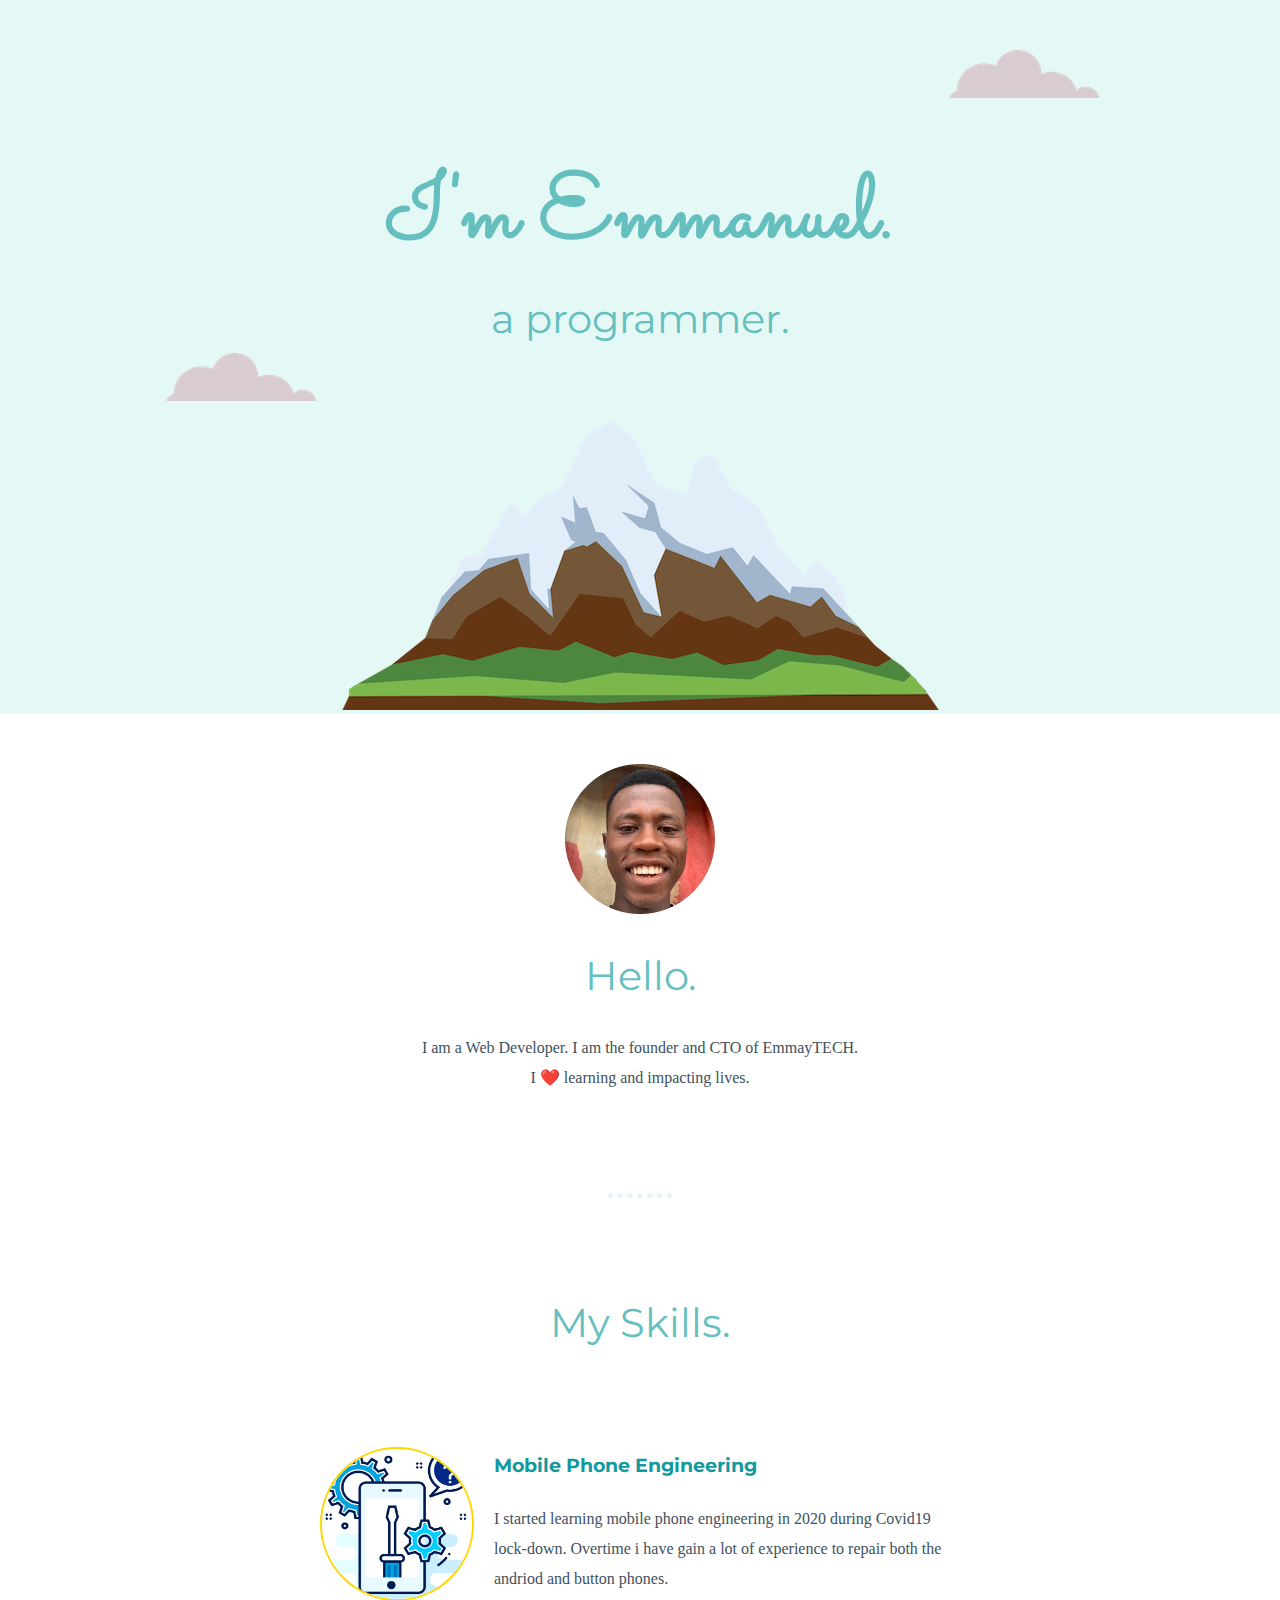
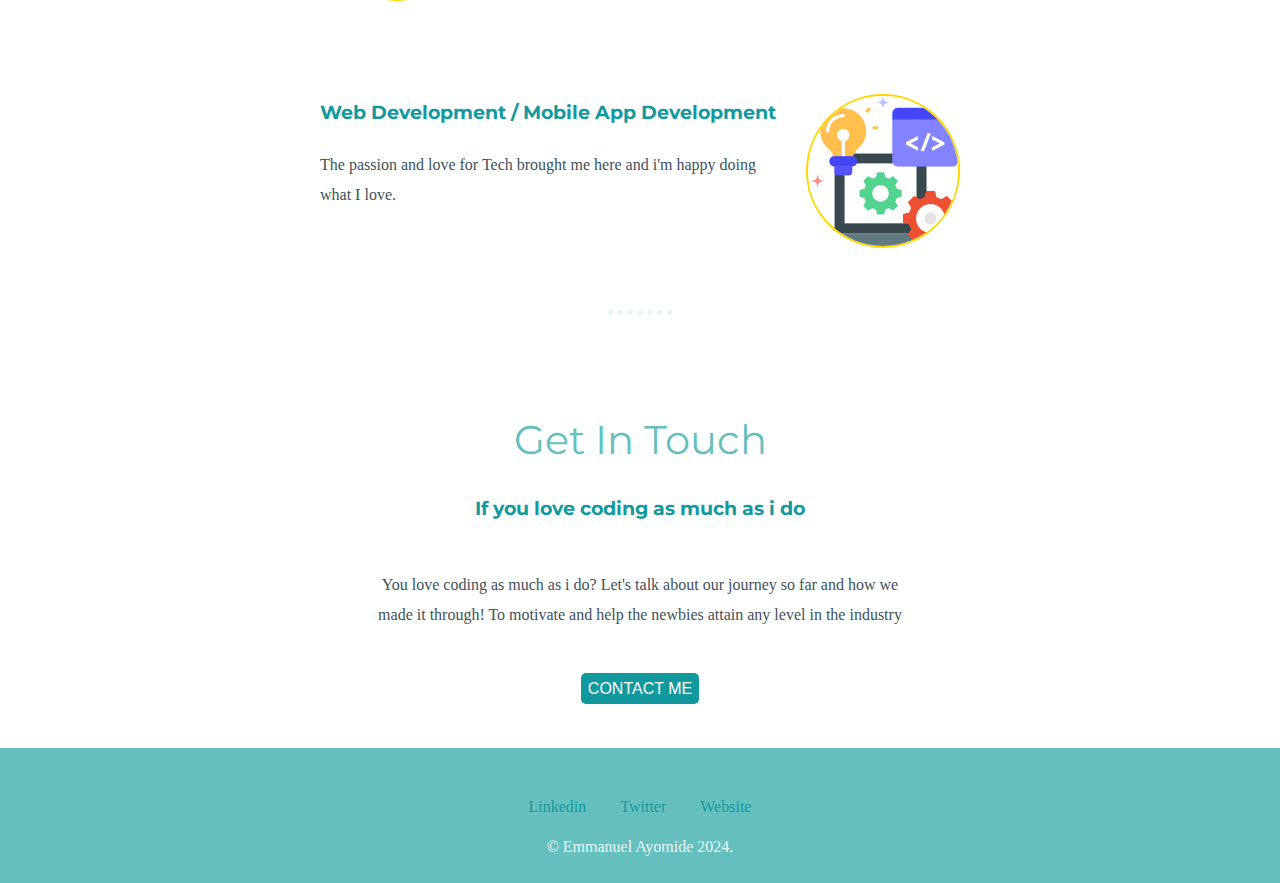
<file: index.html>
<!DOCTYPE html>
<html lang="en">

<head>
    <meta charset="UTF-8">
    <meta name="viewport" content="width=device-width, initial-scale=1.0">
    <title>Portfolio</title>
    <link rel="stylesheet" href="main.css">
    <link rel="preconnect" href="https://fonts.googleapis.com">
    <link rel="preconnect" href="https://fonts.gstatic.com" crossorigin>
    <link
        href="https://fonts.googleapis.com/css2?family=Merriweather:ital,wght@0,300;0,400;0,700;0,900;1,300;1,400;1,700;1,900&family=Montserrat:ital,wght@0,100..900;1,100..900&family=Sacramento&display=swap"
        rel="stylesheet">
</head>

<body>
    <header class="top-box">
        <img class="cloud-img" src="img/cloud.png" alt="cloud-img">
        <h1>
            I'm Emmanuel.
        </h1>
        <h2 class="pro">
            a programmer.
        </h2>
        <img class="cloud-img2" src="img/cloud.png" alt="cloud-img2">
        <img class="mountain-img" src="img/mountain.png" alt="mountain-img">
    </header>

    <main>
        <div>
            <img class="myself" src="img/emmay.png" alt="myself">
            <h2>Hello.</h2>
            <p class="intro">I am a Web Developer. I am the founder and CTO of EmmayTECH. <br> I ❤️ learning and impacting lives.
            </p>
        </div>
        <hr>
        <div class="middle-box">
            <h2>
                My Skills.
            </h2>
            <div class="skill-row">
                <img class="mobile-img" src="img/mobile.png" alt="mobile-img">
                <h3>Mobile Phone Engineering</h3>
                <p>
                    I started learning mobile phone engineering in 2020 during Covid19 lock-down. Overtime i have gain a
                    lot
                    of experience to repair both the andriod and button phones.
                </p>
            </div>

            <div class="skill-row">
                <img class="software-img" src="img/software.png" alt="software-img">
                <h3>Web Development / Mobile App Development</h3>
                <p>The passion and love for Tech brought me here and i'm happy doing what I love.</p>
            </div>
            <hr>
            <div class="contact">
                <h2>Get In Touch</h2>
                <h3>If you love coding as much as i do</h3>
                    <p class="contact-message">
                        You love coding as much as i do? Let's talk about our journey so far and how we made it through!
                        To
                        motivate and help the newbies attain any level in the industry
                    </p>
                    <a class="call" href="tel:+2348101369911">CONTACT ME</a>
            </div>

        </div>
    </main>

    <footer class="footer">
        <nav>
            <a class="footer-link" href="wwww.linkedin.com">Linkedin</a>
            <a class="footer-link" href="www.twitter.com"> Twitter</a>
            <a class="footer-link" href="www.website.com">Website</a>
        </nav>
        <p>&copy; Emmanuel Ayomide 2024.</p>
    </footer>

</body>

</html>
</file>
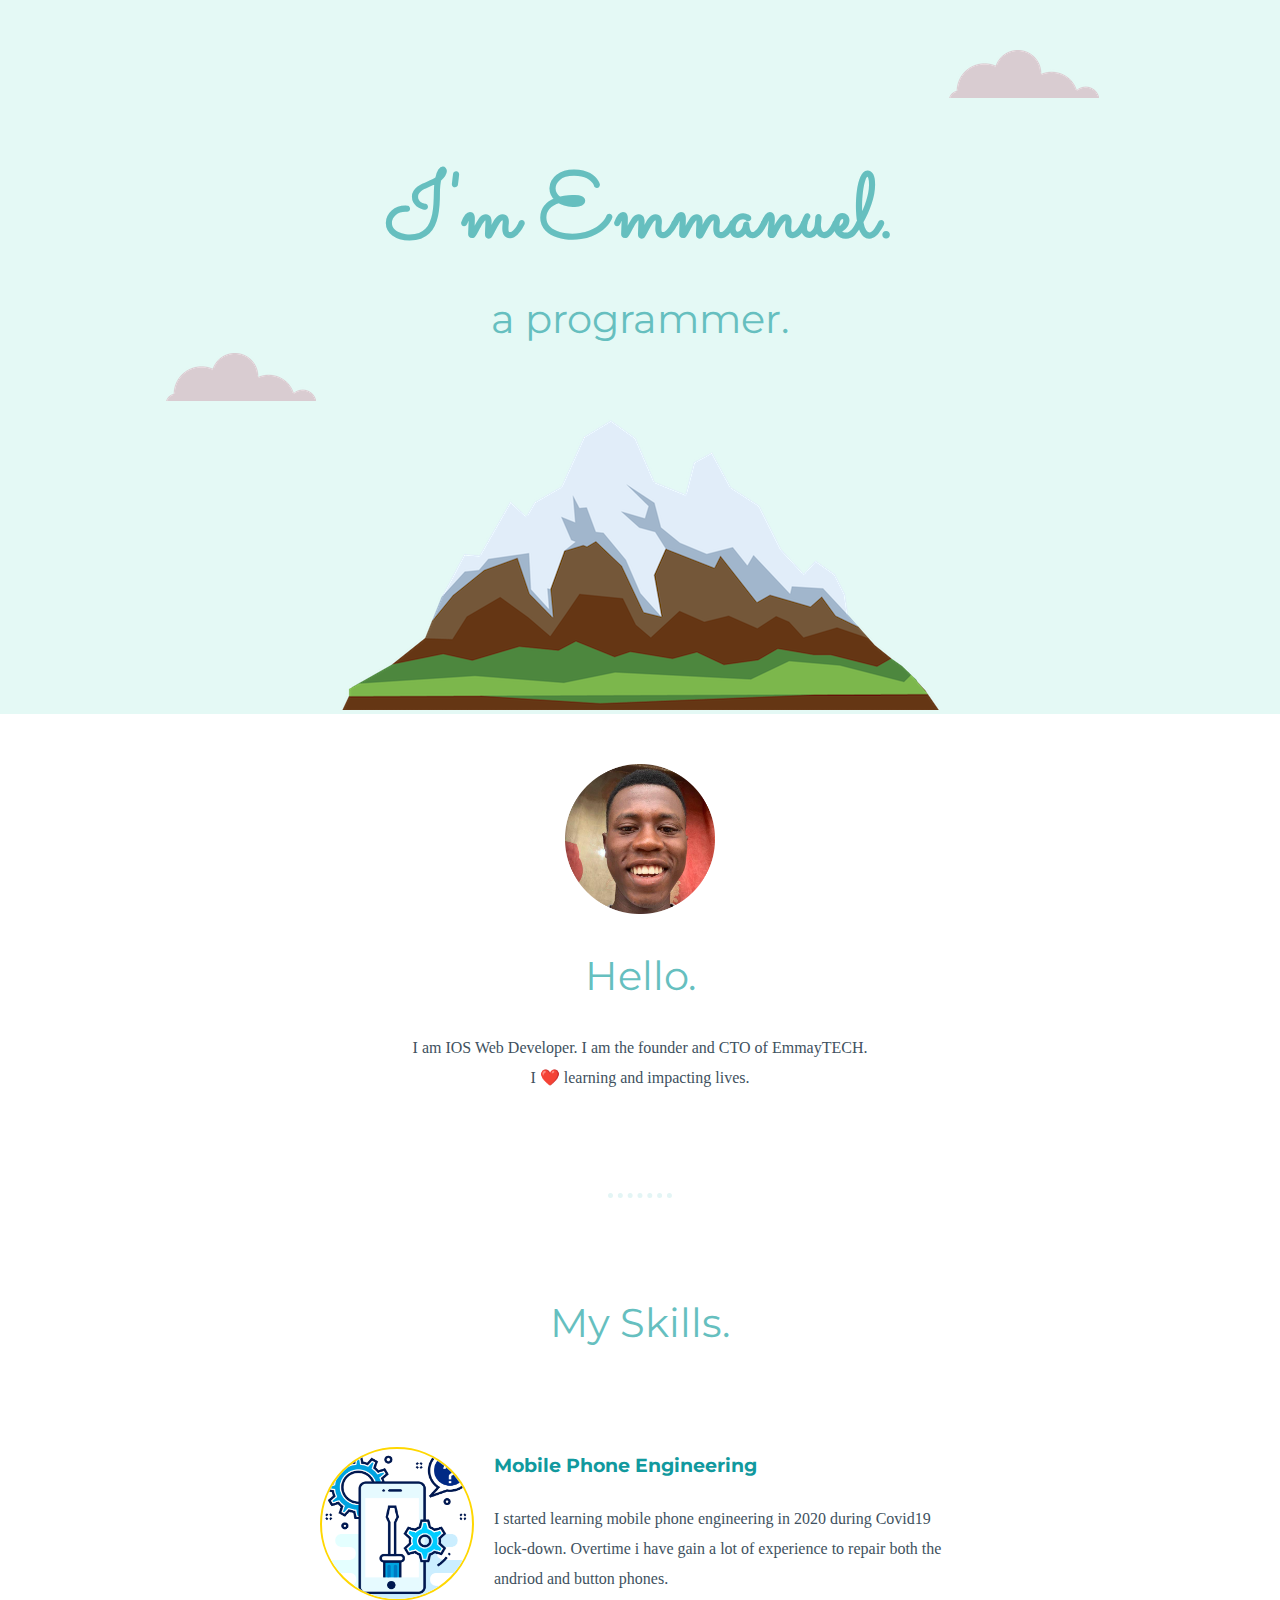
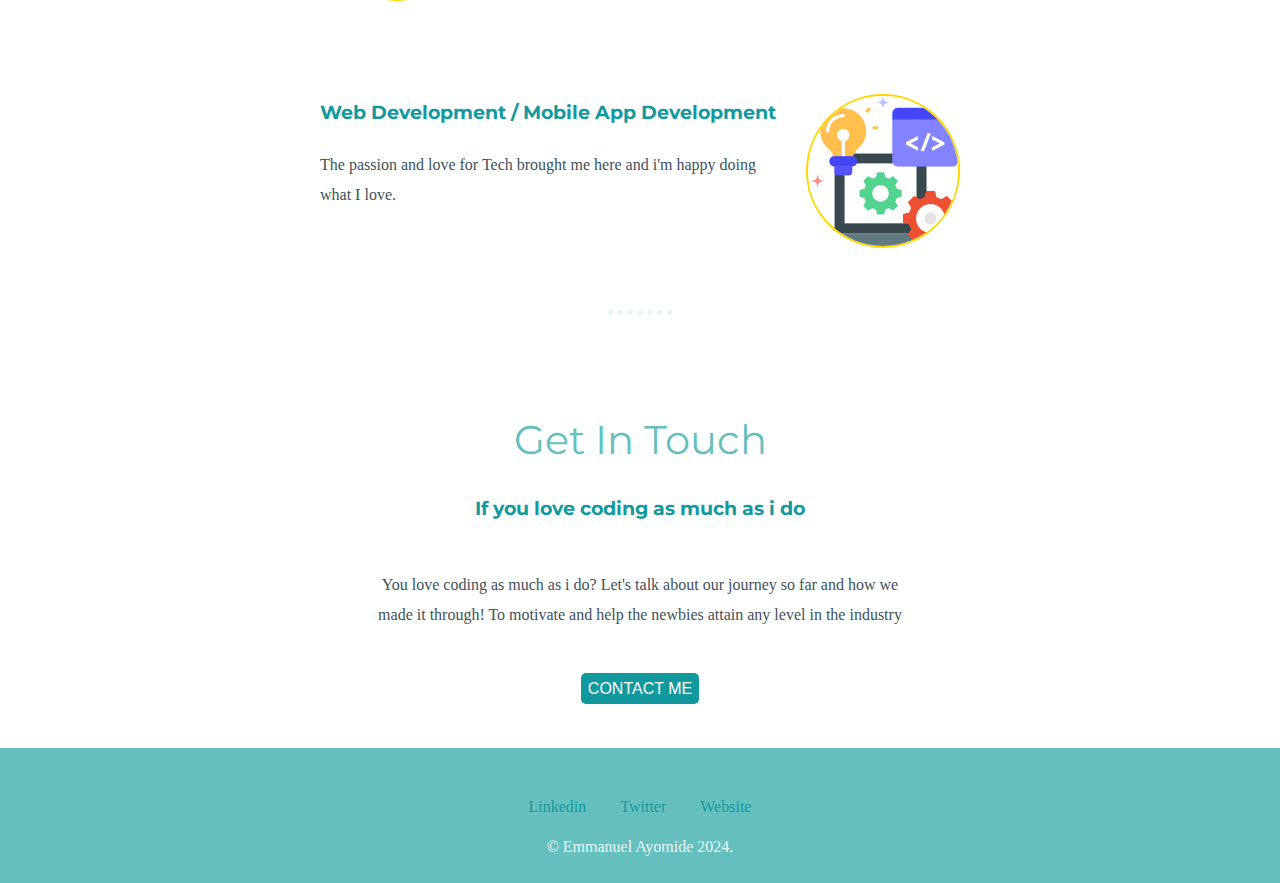
<file: portfolio.html>
<!DOCTYPE html>
<html lang="en">

<head>
    <meta charset="UTF-8">
    <meta name="viewport" content="width=device-width, initial-scale=1.0">
    <title>Portfolio</title>
    <link rel="stylesheet" href="portfolio.css">
    <link rel="preconnect" href="https://fonts.googleapis.com">
    <link rel="preconnect" href="https://fonts.gstatic.com" crossorigin>
    <link
        href="https://fonts.googleapis.com/css2?family=Merriweather:ital,wght@0,300;0,400;0,700;0,900;1,300;1,400;1,700;1,900&family=Montserrat:ital,wght@0,100..900;1,100..900&family=Sacramento&display=swap"
        rel="stylesheet">
</head>

<body>
    <header class="top-box">
        <img class="cloud-img" src="img/cloud.png" alt="cloud-img">
        <h1>
            I'm Emmanuel.
        </h1>
        <h2 class="pro">
            a programmer.
        </h2>
        <img class="cloud-img2" src="img/cloud.png" alt="cloud-img2">
        <img class="mountain-img" src="img/mountain.png" alt="mountain-img">
    </header>

    <main>
        <div>
            <img class="myself" src="img/emmay.png" alt="myself">
            <h2>Hello.</h2>
            <p class="intro">I am IOS Web Developer. I am the founder and CTO of EmmayTECH. <br> I ❤️ learning and impacting lives.
            </p>
        </div>
        <hr>
        <div class="middle-box">
            <h2>
                My Skills.
            </h2>
            <div class="skill-row">
                <img class="mobile-img" src="img/mobile.png" alt="mobile-img">
                <h3>Mobile Phone Engineering</h3>
                <p>
                    I started learning mobile phone engineering in 2020 during Covid19 lock-down. Overtime i have gain a
                    lot
                    of experience to repair both the andriod and button phones.
                </p>
            </div>

            <div class="skill-row">
                <img class="software-img" src="img/software.png" alt="software-img">
                <h3>Web Development / Mobile App Development</h3>
                <p>The passion and love for Tech brought me here and i'm happy doing what I love.</p>
            </div>
            <hr>
            <div class="contact">
                <h2>Get In Touch</h2>
                <h3>If you love coding as much as i do</h3>
                    <p class="contact-message">
                        You love coding as much as i do? Let's talk about our journey so far and how we made it through!
                        To
                        motivate and help the newbies attain any level in the industry
                    </p>
                    <a class="call" href="tel:+2348101369911">CONTACT ME</a>
            </div>

        </div>
    </main>

    <footer class="footer">
        <nav>
            <a class="footer-link" href="wwww.linkedin.com">Linkedin</a>
            <a class="footer-link" href="www.twitter.com"> Twitter</a>
            <a class="footer-link" href="www.website.com">Website</a>
        </nav>
        <p>&copy; Emmanuel Ayomide 2024.</p>
    </footer>

</body>

</html>
</file>
<file: main.css>
body {
    text-align: center;
    margin: 0;
    color: #40515e;
}

h1 {
    font-family: "Sacramento", cursive;
    font-size: 90px;
    color: #66bfbf;
    margin: 50px auto 10px;

}

h2 {
    font-family: "Montserrat", sans-serif;
    color: #66bfbf;
    font-weight: 400;
    font-size: 40px;
}

h3 {
    color: #11999e;
    font-family: "Montserrat", sans-serif;
}


p {
    line-height: 30px;
}

hr {
    width: 5%;
    border: none;
    border-bottom: dotted;
    border-width: 5px;
    margin: 100px auto;
    border-color: #e3f5f5;
}

.top-box {
    background-color: #e4f9f5;
    padding-top: 50px;
}

.pro {
    margin: 10px auto;

}

.cloud-img {
    position: relative;
    left: 30%
}

.cloud-img2 {
    position: absolute;
    left: 13%;
}

.myself {
    width: 150px;
    height: 150px;
    margin-top: 50px;
}

.mobile-img {
    width: 150px;
    height: 150px;
    border-radius: 50%;
    border: 2px solid gold;
    float: left;
    margin-right: 20px;
}

.software-img {
    width: 150px;
    height: 150px;
    border-radius: 50%;
    border: 2px solid gold;
    float: right;
    margin-left: 20px;
}

.skill-row {
    width: 50%;
    margin: 100px auto;
    text-align: left;
    line-height: 2;
}

.contact {
    width: 50%;
    margin: 50px auto;
}

.contact-message {
    margin: 50px;
}

.call {
    text-decoration: none;
    background-color: #11999e;
    color: white;
    padding: 7px;
    border-radius: 5px;
    font-family: Verdana, Geneva, Tahoma, sans-serif;
}

.footer {
    background-color: #66bfbf;
    padding: 50px 0px 5px;
    color: #eaf6f6;
}

.footer-link {
    text-decoration: none;
    margin: auto 15px;
    color: #11999e;
}

.footer-link:hover {
    color: #eaf6f6;

}

.call:hover {
    background-color: #eaf6f6;
    color: #11999e;
    border: 1px solid #11999e;
}

@media only screen and (max-width: 768px) {
    h1 {
        font-size: 70px;
        margin: 10px auto 10px;
    }

    h2 {
        font-size: 30px;
    }

    hr {
        border-width: 5px;
        margin: 70px auto;
        border-color: #e3f5f5;
    }

    .cloud-img {
        width: 100px;
        position: relative;
        left: 40%;
    }

    .cloud-img2 {
        width: 100px;
        position: absolute;
        left: 3%;
    }

    .mountain-img {
        width: 450px
    }

    .myself {
        width: 120px;
        height: 120px;
        margin-top: 30px;
    }



    .mobile-img {
        width: 120px;
        height: 120px;
    }

    .software-img {
        width: 120px;
        height: 120px;
    }

    .skill-row {
        width: 80%;
        margin: 80px auto;
        text-align: left;
        line-height: 1;
    }

    .contact {
        width: 70%
    }

    .contact-message {
        margin: 40px;
    }

    .call {
        font-size: 14px;
        padding: 7px;
    }
}

@media only screen and (max-width:468px) {

    h1 {
        font-size: 40px;
        margin: 10px auto 10px;
    }

    h2 {
        font-size: 25px;
    }

    hr {
        border-width: 5px;
        margin: 50px auto;
        border-color: #e3f5f5;
    }

    .cloud-img {
        width: 70px;
    }

    .cloud-img2 {
        width: 70px;
    }

    .mountain-img {
        width: 250px
    }

    .myself {
        width: 100px;
        height: 100px;
        margin-top: 20px;
    }

    .intro{
        width: 70%;
        margin: auto;
    }

    .mobile-img {
        width: 100px;
        height: 100px;
        float: none;
    }

    .software-img {
        width: 100px;
        height: 100px;
        float: none;
    }

    .skill-row {
        width: 70%;
        margin: 50px auto ;
        text-align: center;
    }

    .contact {
        width: 70%
    }

    .contact-message {
        margin: 40px;
    }

    .call {
        font-size: 12px;
        padding: 7px;
    }
}

@media only screen and (max-width: 350px){
    .cloud-img {
        width: 70px;
        position: relative;
        left: 35%;
    }

}
</file>
<file: portfolio.css>
body {
    text-align: center;
    margin: 0;
    color: #40515e;
}

h1 {
    font-family: "Sacramento", cursive;
    font-size: 90px;
    color: #66bfbf;
    margin: 50px auto 10px;

}

h2 {
    font-family: "Montserrat", sans-serif;
    color: #66bfbf;
    font-weight: 400;
    font-size: 40px;
}

h3 {
    color: #11999e;
    font-family: "Montserrat", sans-serif;
}


p {
    line-height: 30px;
}

hr {
    width: 5%;
    border: none;
    border-bottom: dotted;
    border-width: 5px;
    margin: 100px auto;
    border-color: #e3f5f5;
}

.top-box {
    background-color: #e4f9f5;
    padding-top: 50px;
}

.pro {
    margin: 10px auto;

}

.cloud-img {
    position: relative;
    left: 30%
}

.cloud-img2 {
    position: absolute;
    left: 13%;
}

.myself {
    width: 150px;
    height: 150px;
    margin-top: 50px;
}

.mobile-img {
    width: 150px;
    height: 150px;
    border-radius: 50%;
    border: 2px solid gold;
    float: left;
    margin-right: 20px;
}

.software-img {
    width: 150px;
    height: 150px;
    border-radius: 50%;
    border: 2px solid gold;
    float: right;
    margin-left: 20px;
}

.skill-row {
    width: 50%;
    margin: 100px auto;
    text-align: left;
    line-height: 2;
}

.contact {
    width: 50%;
    margin: 50px auto;
}

.contact-message {
    margin: 50px;
}

.call {
    text-decoration: none;
    background-color: #11999e;
    color: white;
    padding: 7px;
    border-radius: 5px;
    font-family: Verdana, Geneva, Tahoma, sans-serif;
}

.footer {
    background-color: #66bfbf;
    padding: 50px 0px 5px;
    color: #eaf6f6;
}

.footer-link {
    text-decoration: none;
    margin: auto 15px;
    color: #11999e;
}

.footer-link:hover {
    color: #eaf6f6;

}

.call:hover {
    background-color: #eaf6f6;
    color: #11999e;
    border: 1px solid #11999e;
}

@media only screen and (max-width: 768px) {
    h1 {
        font-size: 70px;
        margin: 10px auto 10px;
    }

    h2 {
        font-size: 30px;
    }

    hr {
        border-width: 5px;
        margin: 70px auto;
        border-color: #e3f5f5;
    }

    .cloud-img {
        width: 100px;
        position: relative;
        left: 40%;
    }

    .cloud-img2 {
        width: 100px;
        position: absolute;
        left: 3%;
    }

    .mountain-img {
        width: 450px
    }

    .myself {
        width: 120px;
        height: 120px;
        margin-top: 30px;
    }



    .mobile-img {
        width: 120px;
        height: 120px;
    }

    .software-img {
        width: 120px;
        height: 120px;
    }

    .skill-row {
        width: 80%;
        margin: 80px auto;
        text-align: left;
        line-height: 1;
    }

    .contact {
        width: 70%
    }

    .contact-message {
        margin: 40px;
    }

    .call {
        font-size: 14px;
        padding: 7px;
    }
}

@media only screen and (max-width:468px) {

    h1 {
        font-size: 40px;
        margin: 10px auto 10px;
    }

    h2 {
        font-size: 25px;
    }

    hr {
        border-width: 5px;
        margin: 50px auto;
        border-color: #e3f5f5;
    }

    .cloud-img {
        width: 70px;
    }

    .cloud-img2 {
        width: 70px;
    }

    .mountain-img {
        width: 250px
    }

    .myself {
        width: 100px;
        height: 100px;
        margin-top: 20px;
    }

    .intro{
        width: 70%;
        margin: auto;
    }

    .mobile-img {
        width: 100px;
        height: 100px;
        float: none;
    }

    .software-img {
        width: 100px;
        height: 100px;
        float: none;
    }

    .skill-row {
        width: 70%;
        margin: 50px auto ;
        text-align: center;
    }

    .contact {
        width: 70%
    }

    .contact-message {
        margin: 40px;
    }

    .call {
        font-size: 12px;
        padding: 7px;
    }

}
</file>
